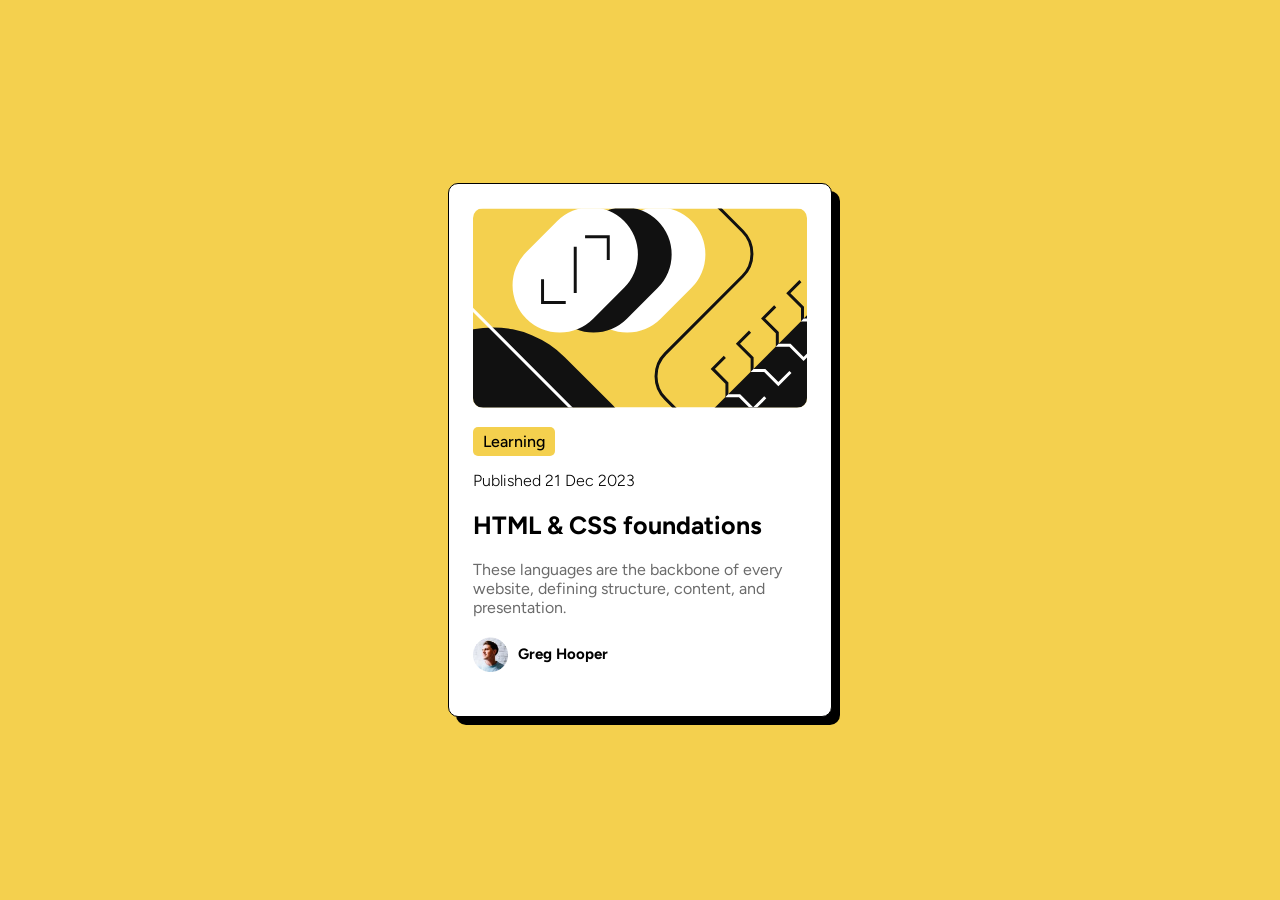
<file: blog-preview-card-main/index.html>
<!DOCTYPE html>
<html lang="en">
<head>
  <meta charset="UTF-8">
  <meta name="viewport" content="width=device-width, initial-scale=1.0"> <!-- displays site properly based on user's device -->

  <link rel="icon" type="image/png" sizes="32x32" href="./assets/images/favicon-32x32.png">
  
  <title>Frontend Mentor | Blog preview card</title>

  <!-- Feel free to remove these styles or customise in your own stylesheet 👍 -->
  <!-- <style>
    .attribution { font-size: 0.6875rem; text-align: center; }
    .attribution a { color: hsl(228, 45%, 44%); }
  </style> -->
  <link rel="stylesheet" href="style.css">
  <link rel="preconnect" href="https://fonts.googleapis.com">
<link rel="preconnect" href="https://fonts.gstatic.com" crossorigin>
<link href="https://fonts.googleapis.com/css2?family=Figtree:ital,wght@0,300..900;1,300..900&family=Outfit:wght@100..900&display=swap" rel="stylesheet">
</head>
<body>

  <main>
    <article>
      <section class="card-img">
        <img src="assets/images/illustration-article.svg" alt="card-image">
      </section>

      <section class="card-details">
        <p class="label">Learning</p>
        <p class="publish-date"> Published 21 Dec 2023</p>
        <h1> HTML & CSS foundations</h1>
        <p class="description">These languages are the backbone of every website, defining structure, content, and presentation.</p>
      </section>

      <section class="author-name">
        <img src="assets/images/image-avatar.webp" alt="">
        <h2>Greg Hooper</h2>
      </section>
    </article>
  </main>
  

 

  

  
  
  <!-- <footer class="attribution">
    Challenge by <a href="https://www.frontendmentor.io?ref=challenge">Frontend Mentor</a>. 
    Coded by <a href="#">Your Name Here</a>.
  </footer> -->
</body>
</html>
</file>
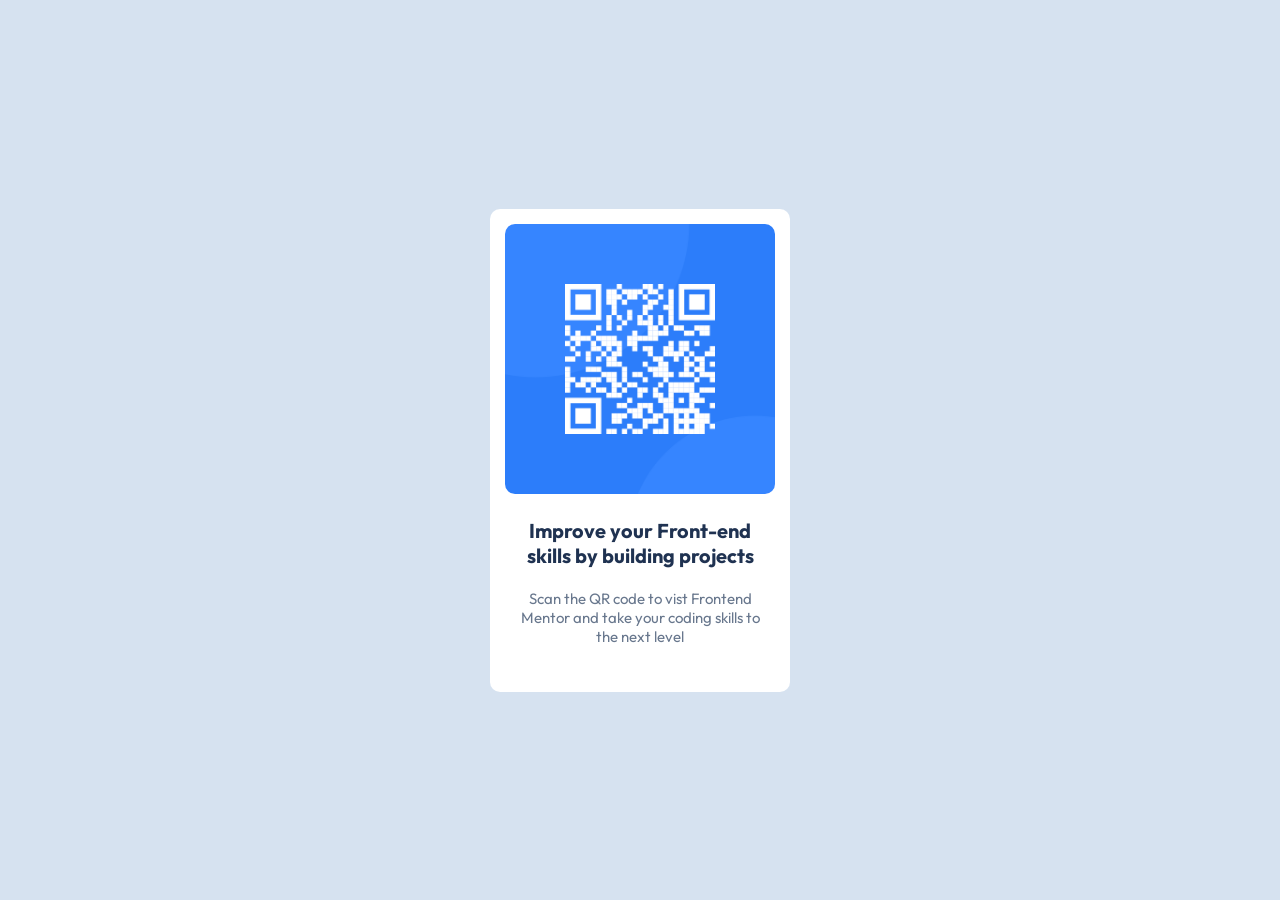
<file: qr-code-component-main/index.html>
<!DOCTYPE html>
<html lang="en">
<head>
  <meta charset="UTF-8">
  <meta name="viewport" content="width=device-width, initial-scale=1.0"> <!-- displays site properly based on user's device -->

  <link rel="icon" type="image/png" sizes="32x32" href="./images/favicon-32x32.png">
  
  <title>Frontend Mentor | QR code component</title>

  <link rel="stylesheet" href="style.css">

  <!-- Feel free to remove these styles or customise in your own stylesheet 👍 -->
  <!-- <style>
    .attribution { font-size: 0.6875rem; text-align: center; }
    .attribution a { color: hsl(228, 45%, 44%); }
  </style> -->
</head>
<body>

  <div class="card">
     <div class="img">
      <img src="images/image-qr-code.png" alt="">
     </div>

     <div class="card-content">
      <h1>Improve your Front-end skills by building projects</h1>

      <p>Scan the QR code to vist Frontend Mentor and take your coding skills to the next level</p>
     </div>
  </div>

  
  <!-- <footer class="attribution">
    Challenge by <a href="https://www.frontendmentor.io?ref=challenge">Frontend Mentor</a>. 
    Coded by <a href="#">Your Name Here</a>.
  </footer> -->
</body>
</html>
</file>
<file: blog-preview-card-main/style.css>
@import url('https://fonts.googleapis.com/css2?family=Figtree:ital,wght@0,300..900;1,300..900&family=Outfit:wght@100..900&display=swap');

*{
    margin: 0;
    padding: 0;
    box-sizing: border-box;
}

body {
    font-family: "Figtree", sans-serif;
    background-color: hsl(47, 88%, 63%);
    display: flex;
    align-items: center;
    justify-content: center;
    min-height: 100vh;
}

article{
    width: 100%;
    max-width: 384px;
    height: auto;
    background-color: white;
    border-radius: 10px;
    border: 1.5px solid black;
    padding: 24px;
    box-shadow: 8px 8px 0px black;
}

.card-img img{
    border-radius: 10px;
    width: 100%;
}

.label{
    margin:15px 0;
    padding: 5px 10px;
    display: inline-block;
    font-size:  16px;
    font-weight: 500;
    background-color: hsl(47, 88%, 63%);
    border-radius: 5px;
}

.publish-date{
    font-size: 16px;
    font-weight: 300;
}

.card-details h1{
    font-size: 25px;
    margin: 20px 0;
}

.card-details h1:hover{
    color: hsl(47, 88%, 63%);;
}

.description{
    font-size: 16px;
    color: hsl(0, 0%, 42%);
}

.author-name{
    margin: 20px 0;
    display: flex;
    gap: 10px;
    align-items: center;
}

.author-name img{
    width: 35px;
}

.author-name h2{
    font-size: 15px;
}
</file>
<file: qr-code-component-main/style.css>
@import url('https://fonts.googleapis.com/css2?family=Outfit:wght@100..900&display=swap');

*{
    margin: 0;
    padding: 0;
    box-sizing: border-box;
}

body{
    background-color: hsl(212, 45%, 89%);
    display: flex;
    justify-content: center;
    align-items: center;
    height: 100vh;
    font-family: "Outfit", sans-serif;;
}

.card{
    width: 300px;
    height: auto;
    background-color: white;
    border-radius: 10px;
}

.img img{
    width: 300px;
    padding: 15px;
    border-radius: 25px;
}

.card-content h1{
    font-size: 20px;
    padding:  5px 20px;
    text-align: center;
    color: hsl(218, 44%, 22%);
}

.card-content p{
    margin-bottom: 30px;
    font-size: 15px;
    padding:16px 20px;
    text-align: center;
    color: hsl(216, 15%, 48%)
}
</file>
